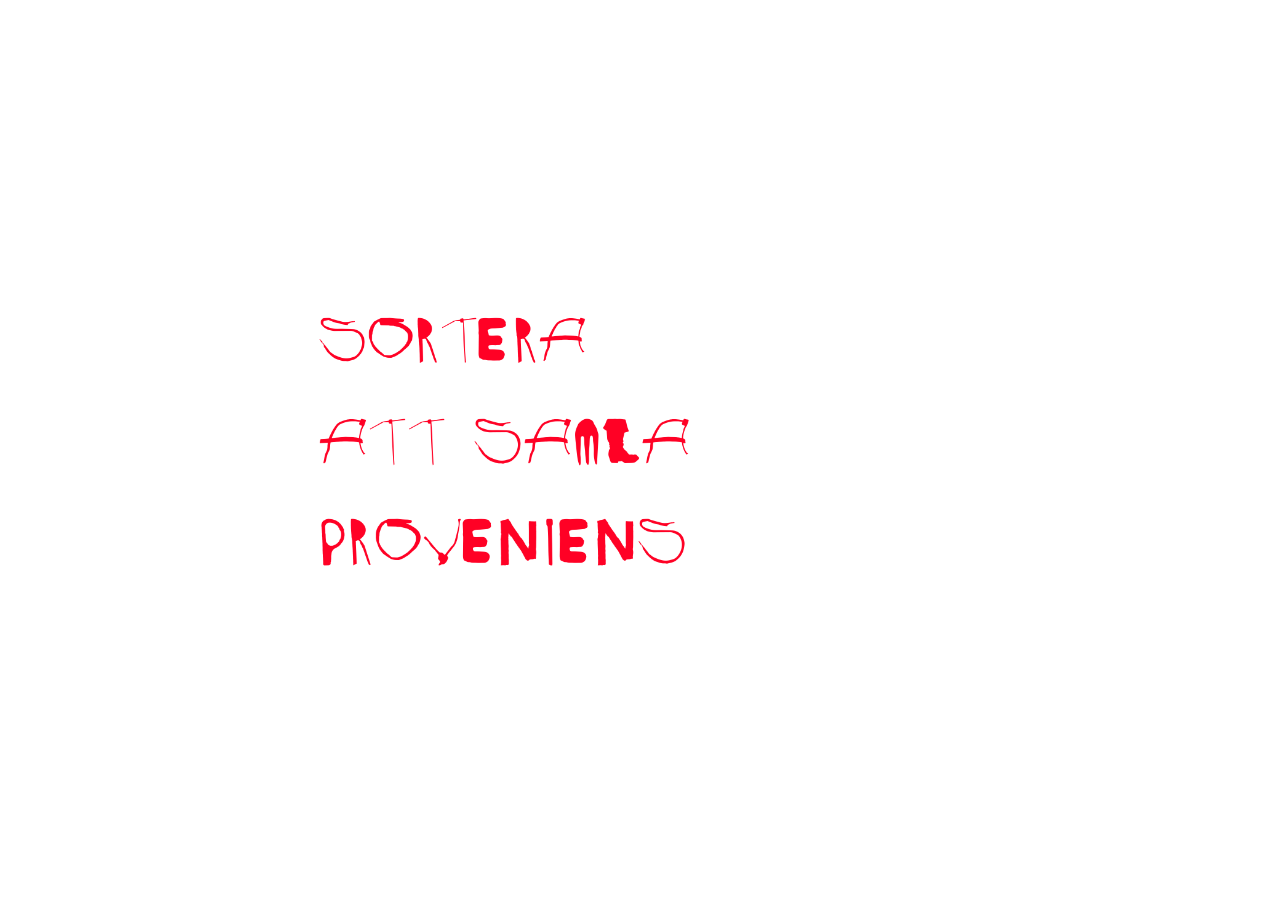
<file: index.html>
<!DOCTYPE html>
<html>

<head>
  <link rel="stylesheet" type="text/css" href="css/styles.css">
</head>

<body>

    <div class="you">
      <a href="Sortera.html"><img src="img/Sortera.png" style="max-width: 300px; margin-top: 300px; margin-left: 300px;"> </a>
      </div>  

      <div class="you">
        <a href="Text.html"><img src="img/AttSamla.png" style="max-width: 400px; margin-top: 400px; margin-left: 300px;"> </a>
        </div>  

        <div class="you">
          <a href="proviensindex.html"><img src="img/Proveniens.png" style="max-width: 400px; margin-top: 500px; margin-left: 300px;"> </a>
          </div>  


  </div>
  
</body>

</html>
</file>
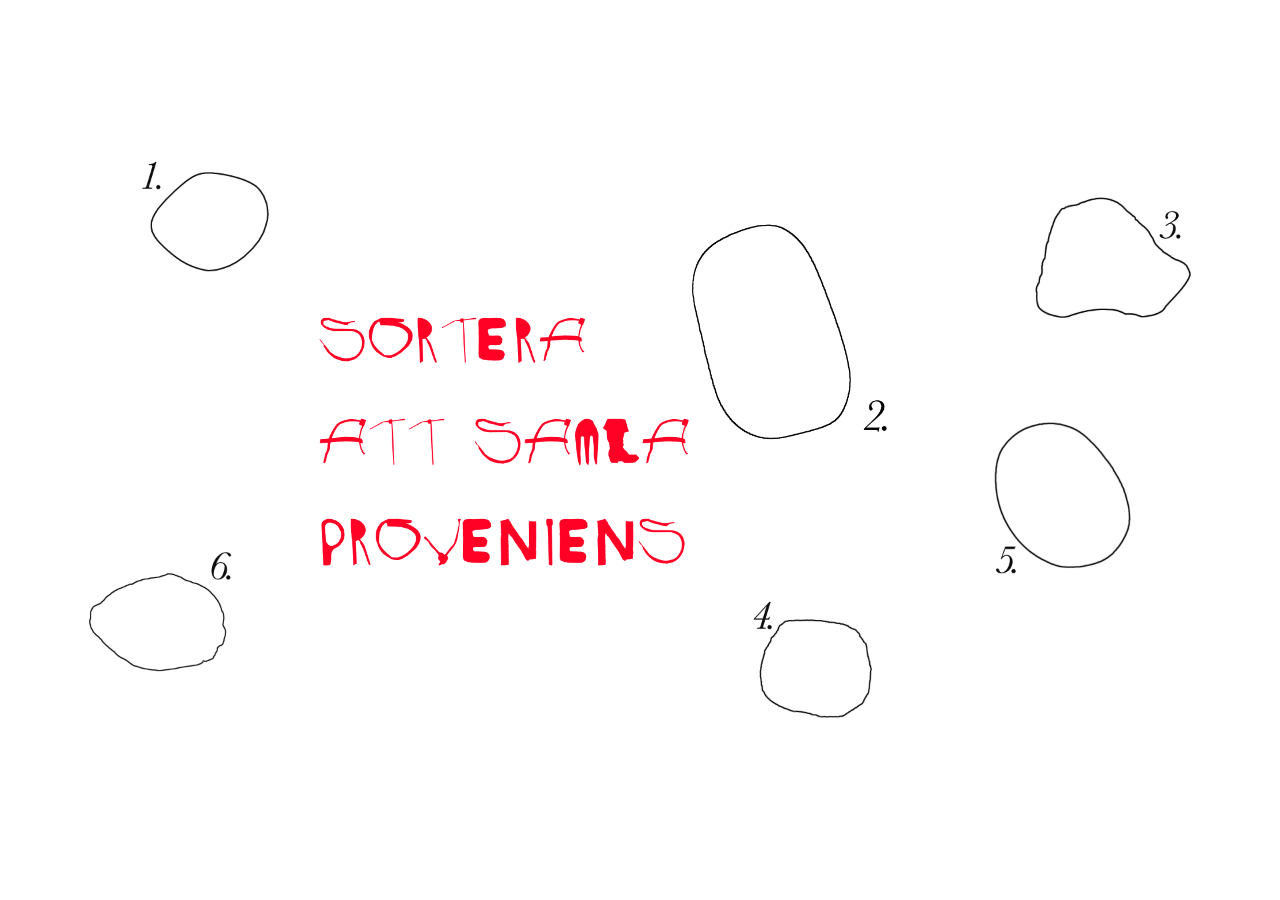
<file: proviensindex.html>
<!DOCTYPE html>
<html>

<head>
  <link rel="stylesheet" type="text/css" href="css/styles.css">
</head>

<body>

    <div class="you">
      <a href="Sortera.html"><img src="img/Sortera.png" style="max-width: 300px; margin-top: 300px; margin-left: 300px;"> </a>
      </div>  

      <div class="you">
        <a href="Text.html"><img src="img/AttSamla.png" style="max-width: 400px; margin-top: 400px; margin-left: 300px;"> </a>
        </div>  

        <div class="you">
          <a href="index.html"><img src="img/Proveniens.png" style="max-width: 400px; margin-top: 500px; margin-left: 300px;"> </a>
          </div>  

          <div class="you">
            <a href="Sten1.html"><img src="img/ProviensSten/1.png" style="max-width: 200px; margin-top: 100px; margin-left: 100px;"> </a>
            </div>  

            <div class="you">
                <a href="Sten2.html"><img src="img/ProviensSten/Stold2.png" style="max-width: 400px; margin-top: 100px; margin-left: 500px;"> </a>
                </div> 

                <div class="you">
                    <a href="Sten3.html"><img src="img/ProviensSten/3.png" style="max-width: 200px; margin-top: 150px; margin-left: 1000px;"> </a>
                    </div> 
                    <div class="you">
                        <a href="Sten3.html"><img src="img/ProviensSten/4.png" style="max-width: 200px; margin-top: 550px; margin-left: 700px;"> </a>
                        </div> 
                        <div class="you">
                            <a href="Sten3.html"><img src="img/ProviensSten/5.png" style="max-width: 200px; margin-top: 380px; margin-left: 950px;"> </a>
                            </div> 

                            <div class="you">
                                <a href="Sten6.html"><img src="img/ProviensSten/6.png" style="max-width: 200px; margin-top: 500px; margin-left: 50px;"> </a>
                                </div> 


  </div>
</body>

</html>
</file>
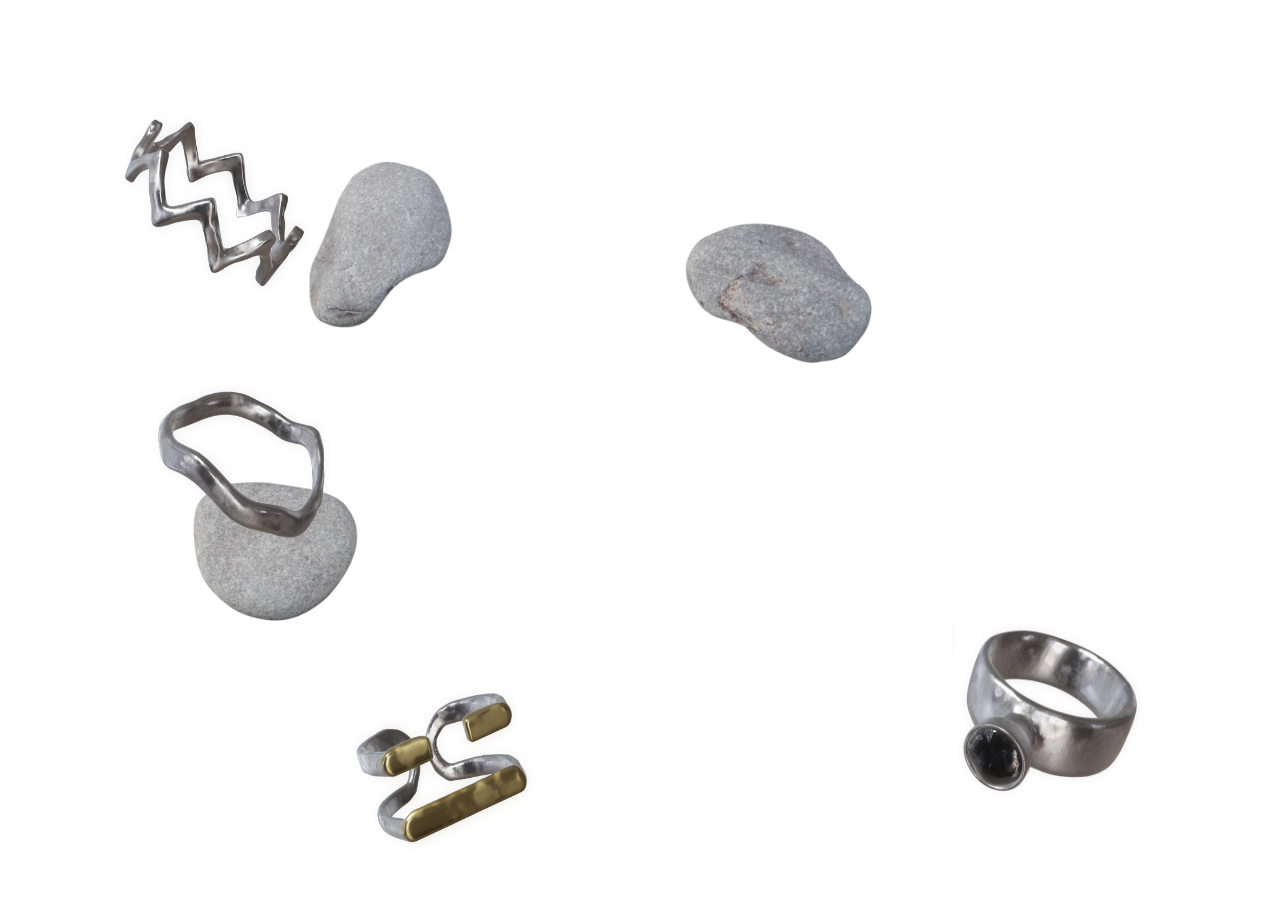
<file: Sortera.html>
<!DOCTYPE html>
<html>

<head>
  <link rel="stylesheet" type="text/css" href="css/styles.css">
</head>

<body>
  <div id="container">
    <div class="image-container">
      <img src="img/Sten1.png" alt="" width="400" height="400">
    </div>
    <div class="image-container">
      <img src="img/Sten2.png" alt="" width="400" height="400">
    </div>
    <div class="image-container">
      <img src="img/Sten3.png" alt="" width="400" height="400">
    </div>
    <div class="image-container">
      <img src="img/Ring1.png" alt="" width="200" height="200">
    </div>
    <div class="image-container">
      <img src="img/Ring2.png" alt="" width="200" height="200">
    </div>
    <div class="image-container">
      <img src="img/Ring3.png" alt="" width="200" height="200">
    </div>
    <div class="image-container">
      <img src="img/Ring4.png" alt="" width="200" height="200">
    </div>




  </div>
  <script src="javascript/script.js"></script>
</body>

</html>
</file>
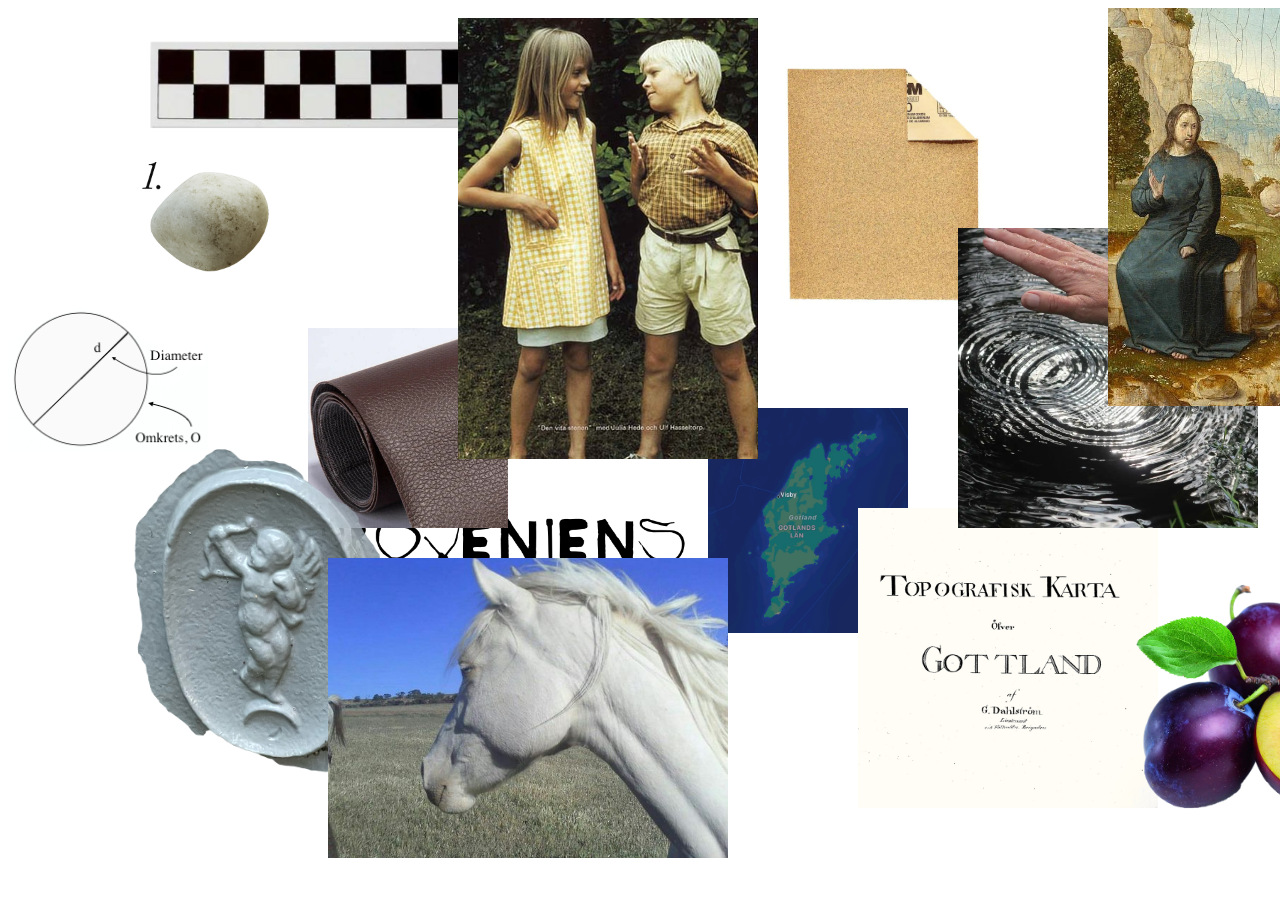
<file: Sten1.html>
<!DOCTYPE html>
<html>

<head>
  <link rel="stylesheet" type="text/css" href="css/Mouseover.css">
</head>

<body>
        <div class="you">
          <a href="index.html"><img src="img/Proviens2.png" style="max-width: 400px; margin-top: 500px; margin-left: 300px;"> </a>
          </div>  

          <div class="you">
            <a href="index.html"><img src="img/ProviensSten/Sten1b.png" style="max-width: 200px; margin-top: 100px; margin-left: 100px;"> </a>
            </div>  

    
            <div class="image-item"> <img src="img/ProviensSten/Linjal2.png" class="image" style="max-width: 400px; margin-top: 5px; margin-left: 130px;">
            </div>  
        <img src="img/ProviensSten/Gotland.jpg" class="image" style="max-width: 200px; margin-top: 400px; margin-left: 700px;">
        <img src="img/ProviensSten/Karta.jpg" class="image" style="max-width: 300px; margin-top: 500px; margin-left: 850px;">  
        <img src="img/ProviensSten/Sandpapper.jpg.webp" class="image" style="max-width: 250px; margin-top: 50px; margin-left: 750px;">  
        <img src="img/ProviensSten/Lader.png.webp" class="image" style="max-width: 200px; margin-top: 320px; margin-left: 300px;"> 
        <img src="img/ProviensSten/Cirkel2.png" class="image" style="max-width: 200px; margin-top: 300px; margin-left: 0px;"> 
        <img src="img/ProviensSten/Ring.jpg.webp" class="image" style="max-width: 300px; margin-top: 220px; margin-left: 950px;"> 
        <img src="img/ProviensSten/Vita.jpg" class="image" style="max-width: 300px; margin-top: 10px; margin-left: 450px;"> 
        <img src="img/ProviensSten/Angel.png" class="image" style="max-width: 300px; margin-top: 400px; margin-left: 100px;"> 
        <img src="img/ProviensSten/Tavla.JPG" class="image" style="max-width: 300px; margin-top: 0px; margin-left: 1100px;">
        <img src="img/ProviensSten/Hast.jpg" class="image" style="max-width: 400px; margin-top: 550px; margin-left: 320px;">
        <img src="img/ProviensSten/plommon2.png" class="image" style="max-width: 300px; margin-top: 550px; margin-left: 1100px;">
    </div>
  
 
</body>

</html>
</file>
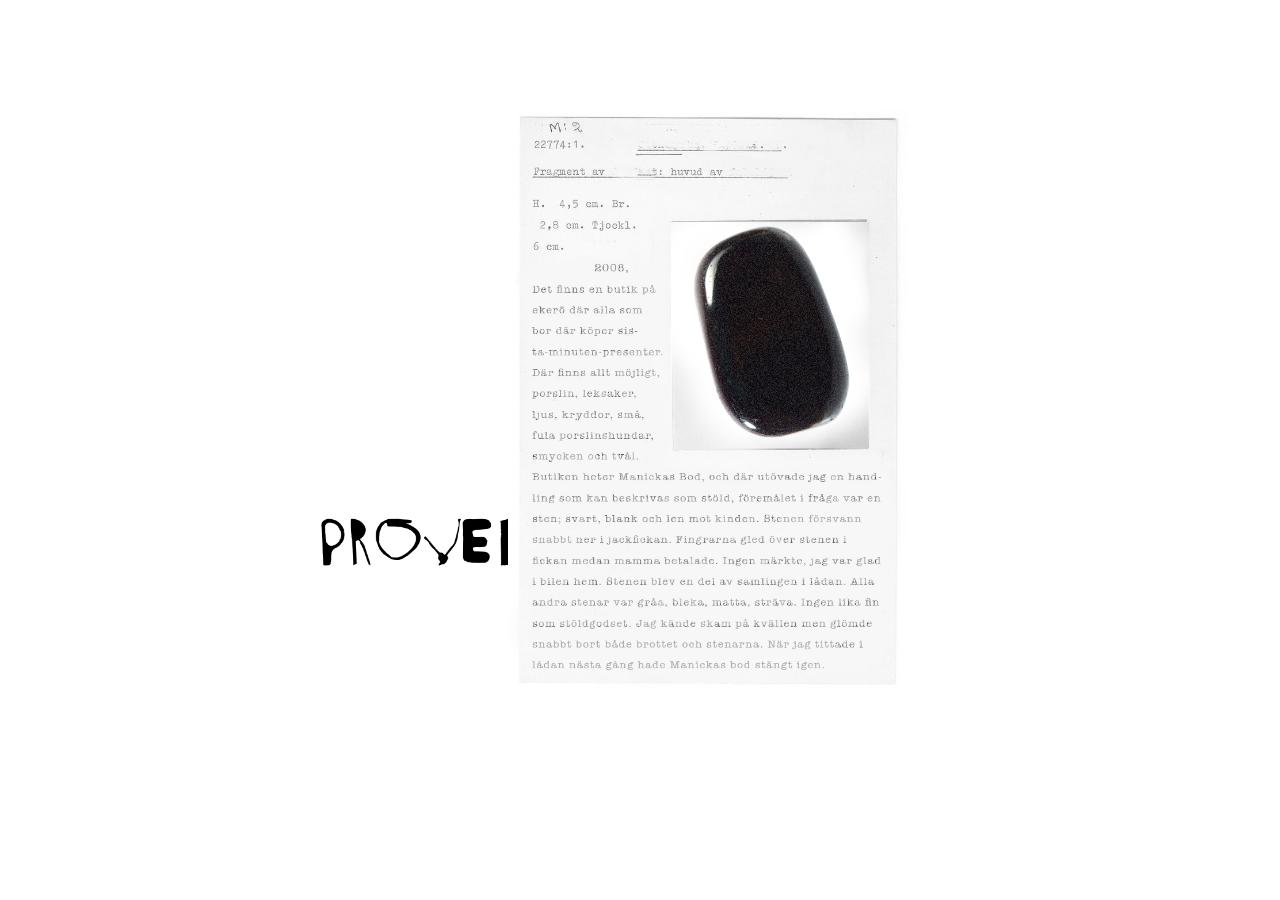
<file: Sten2.html>
<!DOCTYPE html>
<html>

<head>
  <link rel="stylesheet" type="text/css" href="css/styles.css">
</head>

<body>


        <div class="you">
          <a href="index.html"><img src="img/Proviens2.png" style="max-width: 400px; margin-top: 500px; margin-left: 300px;"> </a>
          </div>   

            <div class="you">
                <img src="img/ProviensSten/Stold.png" style="max-width: 400px; margin-top: 100px; margin-left: 500px;"> 
                </div> 
               


  </div>
</body>

</html>
</file>
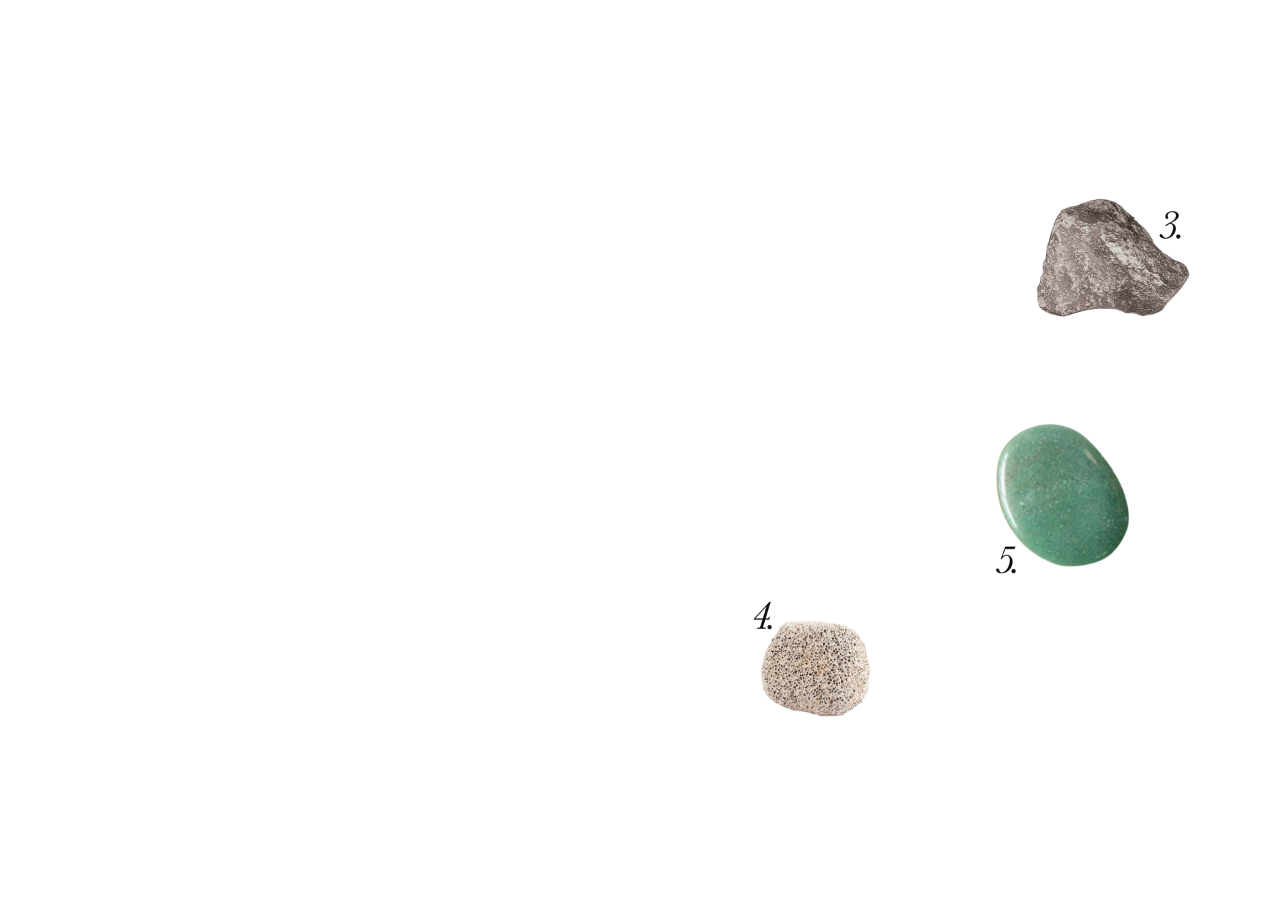
<file: Sten3.html>
<!DOCTYPE html>
<html>
<head>
    <link rel="stylesheet" type="text/css" href="css/styles.css">
</head>
<body>
    
    
    <div class="you">
        <img src="img/ProviensSten/Sten3b.png" onclick= "playAudio();" style="max-width: 200px; margin-top: 150px; margin-left: 1000px;"> 
        </div> 
        <script src="javascript/audio.js"></script>

        
            <img src="img/ProviensSten/Sten4b.png" onclick= "playAudio3();" style="max-width: 200px; margin-top: 550px; margin-left: 700px;"> 
            </div> 
            <script src="javascript/audio.js"></script>

            <img src="img/ProviensSten/Sten5b.png" onclick= "playAudio2();" style="max-width: 200px; margin-top: 380px; margin-left: 950px;"> 
            </div> 
            <script src="javascript/audio.js"></script>
</body>
</html>
</file>
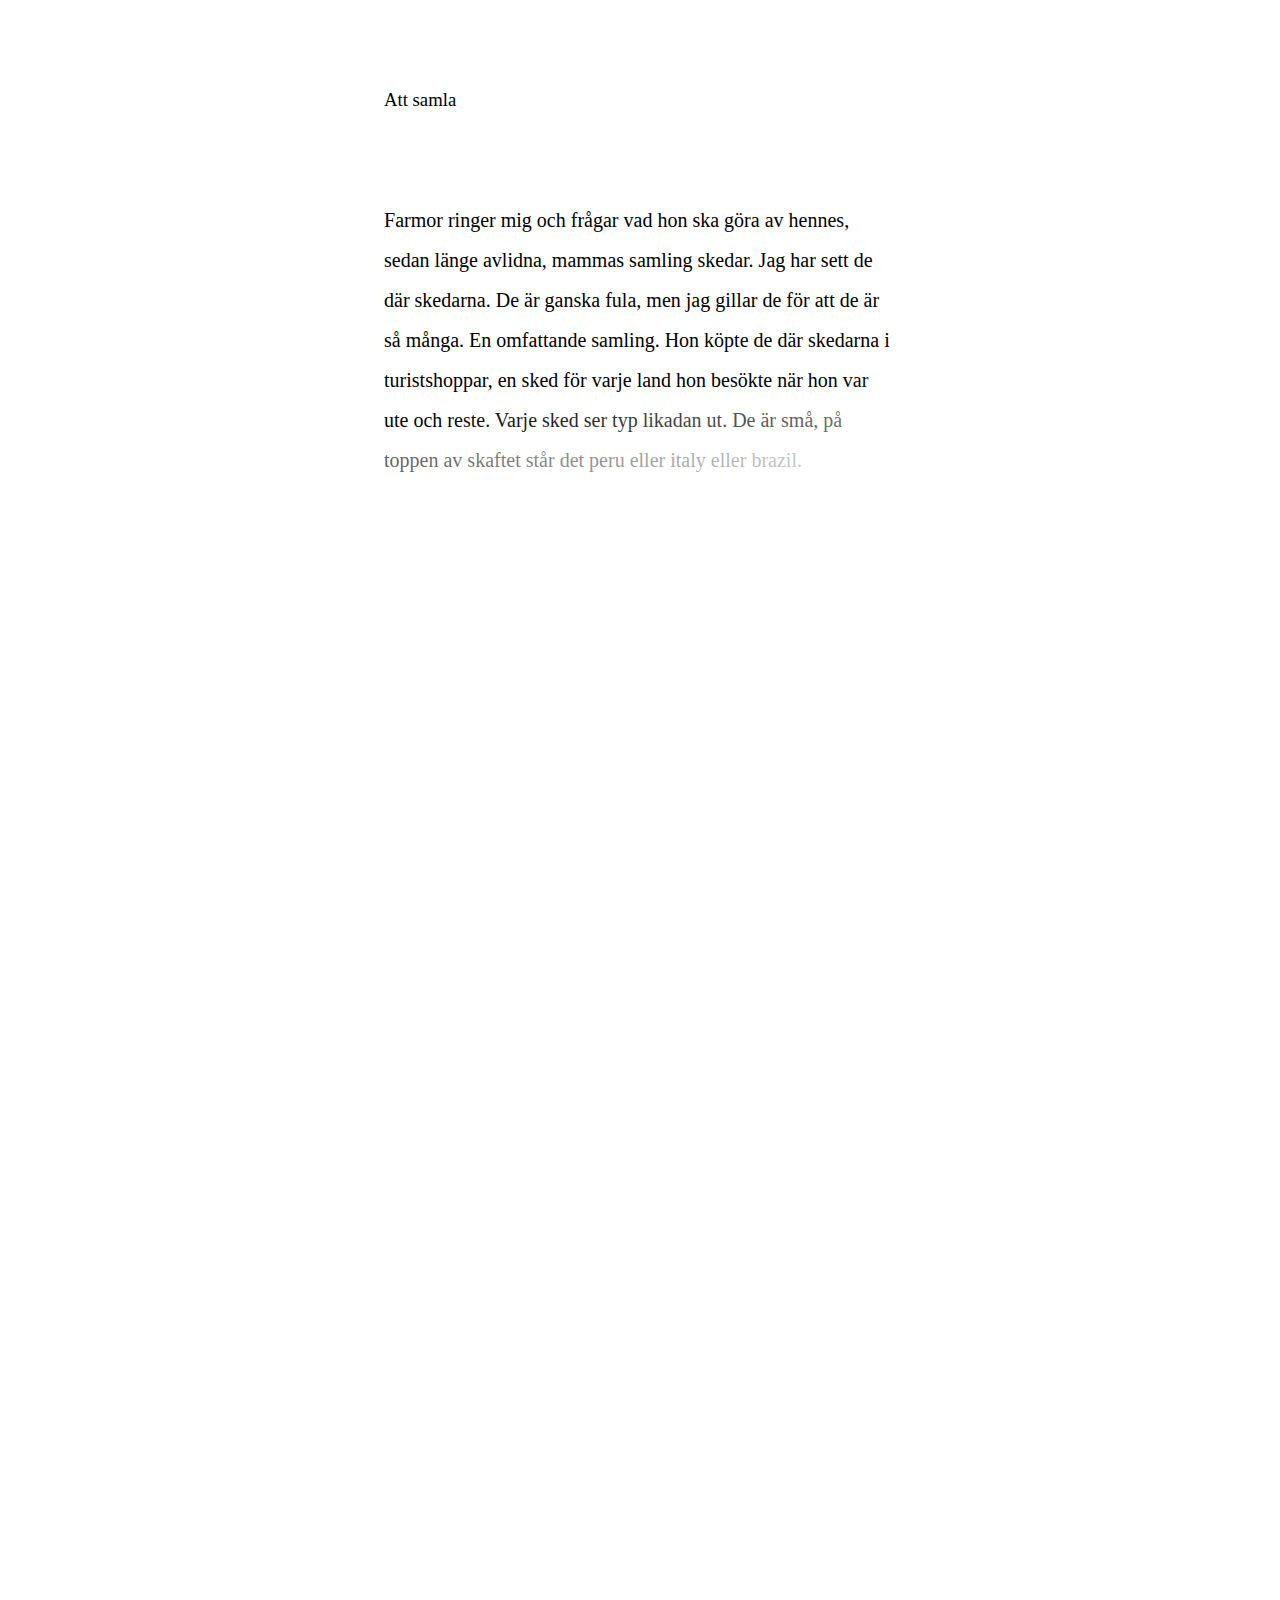
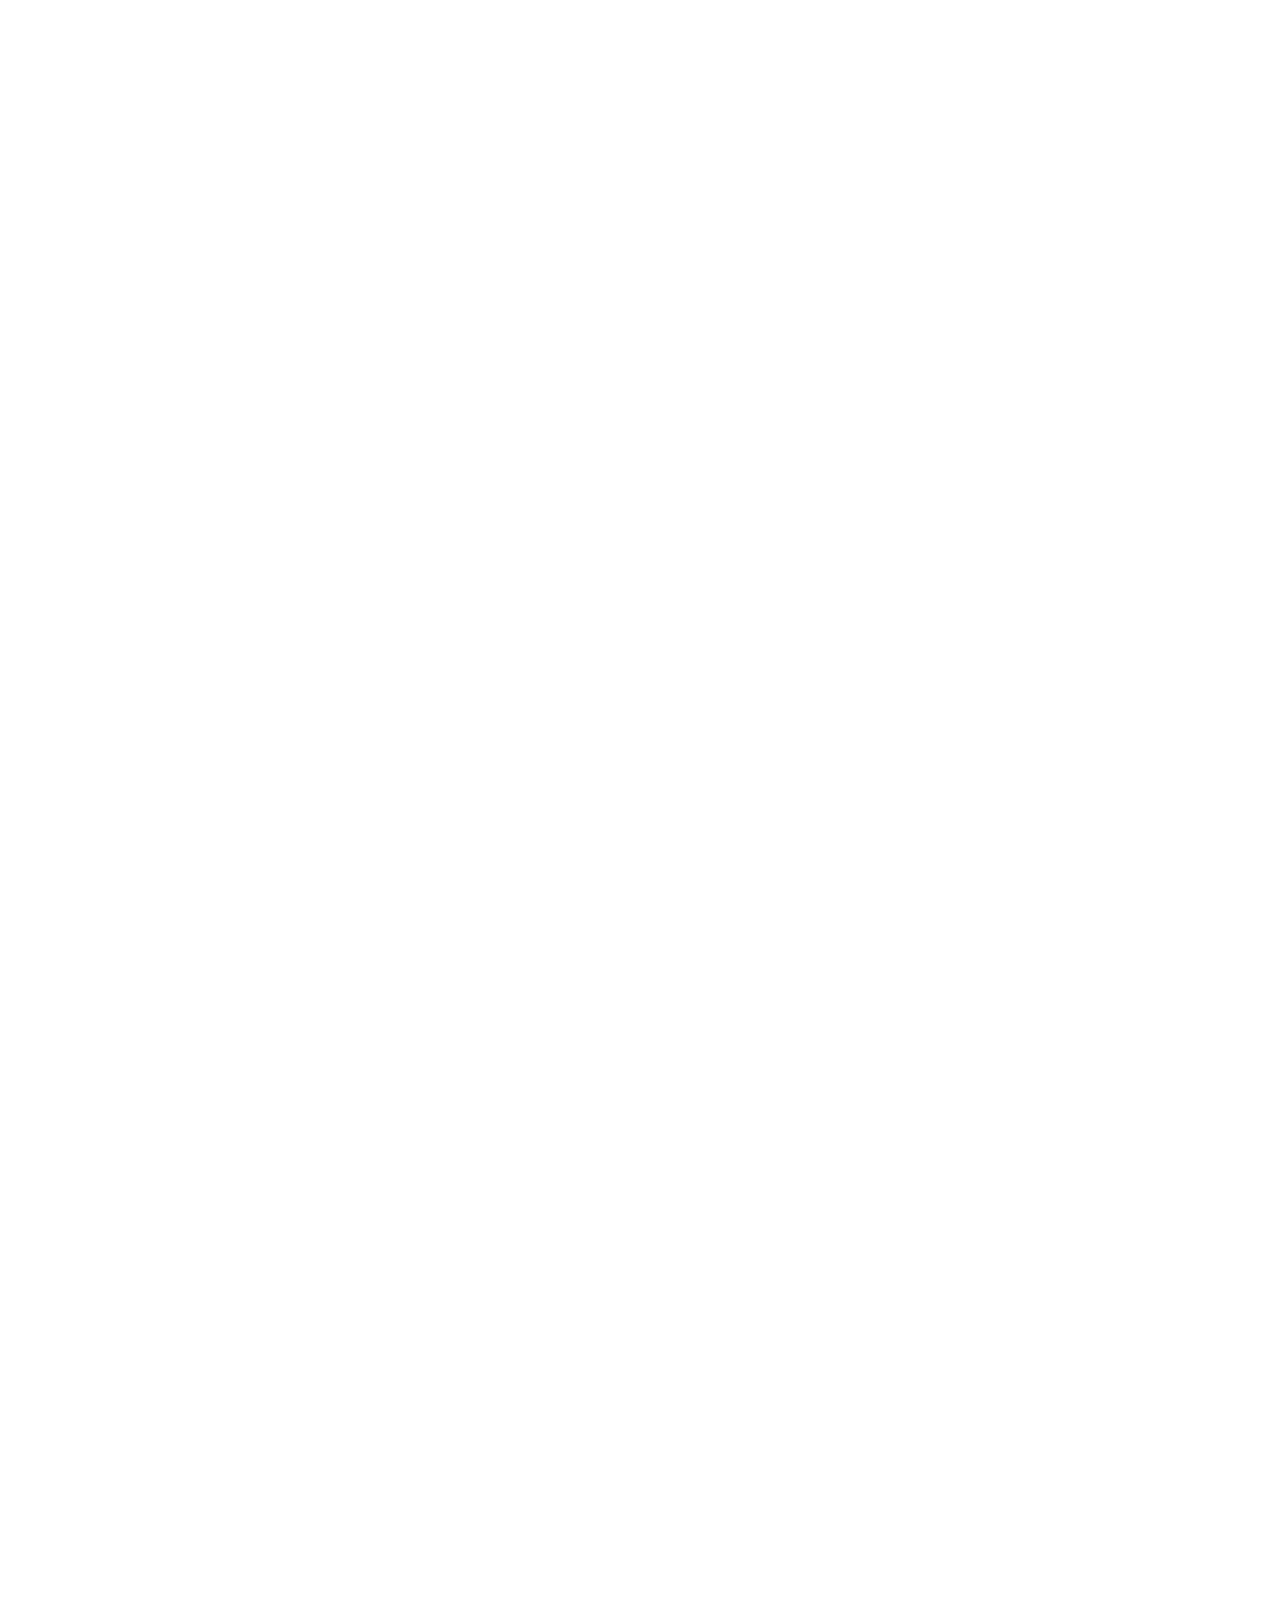
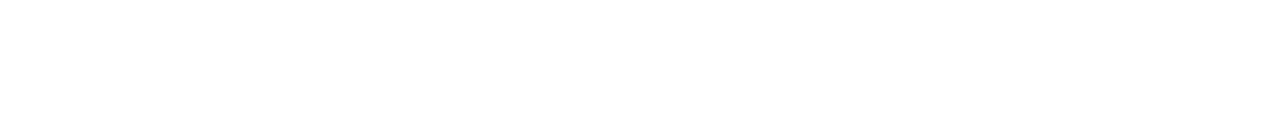
<file: Text.html>
<!DOCTYPE html>
<html lang="en">
<head>
    <meta charset="UTF-8">
    <meta name="viewport" content="width=device-width, initial-scale=1.0">
    <title>Document</title>
    <link rel="stylesheet" href="css/textattsamla.css">
</head>
<body>

    <header>
        <h3>Att samla</h3>
    </header>

    <p>Farmor ringer mig och frågar vad hon ska göra av hennes, sedan länge avlidna, mammas samling skedar. Jag har sett de där skedarna. De är ganska fula, men jag gillar de för att de är så många. En omfattande samling. Hon köpte de där skedarna i turistshoppar, en sked för varje land hon besökte när hon var ute och reste. Varje sked ser typ likadan ut. De är små, på toppen av skaftet står det peru eller italy eller brazil.  </p>
    <p>Det känns som ett naturligt beteende, att samla på objekt. Vi samlar på fina saker och lägger de där vi bor, samlar på kläder i garderober och musik i spellistor. Vi kurerar samlingarna, slänger ut en tröja som inte längre tjänar syfte. Men det finns också andra samlingar, med objekt som saknar syfte, användningsområde. De är more or less slumpmässiga. Saknar värde för någon förutom för oss själva. </p>
    <p>Tiff samlar på inköpslistor och lappar hon hittar på gatan. Kerstin samlade på knappar. De bara låg där i en låda, alla hundratals knappar. När jag var i Eskilstuna en gång per sommar tog vi fram de, lekte affär. Jag samlade på stenar när jag var liten. Jag har fortfarande lådan kvar, där finns platta stenar från klapperstränder på gotland och någon svart sten jag snodde från en kristallaffär. Frida samlar på mynt. Inga-Maja samlade på skedar och sen dog hon och nu är det plötsligt farmors samling. Men farmor har inte varit i peru eller brazil, så den samlingen är en mest en börda. </p>
    <p>Det sentimentala värdet håller oss kvar vid dessa godtyckliga objekt. I vilken annan hand som helst är de betydelselösa, men i ägarens är objektet viktigt och kanske också en symbol för någonting annat. Objekten i sig är oftast intetsägande, men i relation till varandra bygger de någonting annat. Samlingen blir ett eget objekt.</p>
    <p>På museum, konsthallar visar man upp samlingar. Samlingar som man kan gå och titta på, lyssna på. En samling artefakter som är fina, eller berättar en historia. Det är mer jobb än med mina stenar i lådan. Man kategoriserar, sorterar, samlar in dokument om verken, utreder härkomsten. Man måste styrka autencitetet och ägarskap. Proveniensforskning.</p>
    <p>Jag undrar vad vi får ut av att samla in föremål som vi låter ligga i en låda, och som ingen annan får ut någonting av än oss själva. Vi gör heller inget arbete med föremålen, vi bara låter de ligga där tills vi någon gång ibland fyller på samlingen. Kanske ögnar vi igenom objekten ibland, minns någonting. Är objekten vittnesmål till minnen som vi inte kan befästa? Kan vi i sådana fall kategorisera och katalogisera de? Behandla de som konstverk på moderna muséet och utreda deras härkomst? Spara de på ett alternativt sätt? </p>
    <p id="bottom" >Kanske slipper då farmor känna skuld över att slänga skedarna. </p>

    
    <script src="javascript/scroll.js"></script>
</body>
</html>
</file>
<file: css/styles.css>
#container {
    display: flex;
  }
  
  .image-container {
    cursor: grab;
    position: relative;
    transform: translate(0, 0); /* Default transform value */
  }
  
  .image-container:nth-child(1) {
    transform: translate(50px, 50px); /* Adjust as needed */
  }
  
  .image-container:nth-child(2) {
    transform: translate(100px, 100px); /* Adjust as needed */
  }
  
  .image-container:nth-child(3) {
    transform: translate(150px, 150px); /* Adjust as needed */
  }
  
  img {
    position: absolute;
  }
</file>
<file: css/Mouseover.css>
#container {
    display: flex;
  }
  
  .image-container {
    cursor: grab;
    position: relative;
    transform: translate(0, 0); /* Default transform value */
  }
  
  .image-container:nth-child(1) {
    transform: translate(50px, 50px); /* Adjust as needed */
  }
  
  .image-container:nth-child(2) {
    transform: translate(100px, 100px); /* Adjust as needed */
  }
  
  .image-container:nth-child(3) {
    transform: translate(150px, 150px); /* Adjust as needed */
  }
  
  img {
    position: absolute;
  }
  
  img:hover{
    transform:scale(2.5);
}
</file>
<file: css/textattsamla.css>
*{
    margin: 0;
    padding: 0;
    box-sizing: border-box;
    font-family: times;
    font-weight: 200;
}

header{
    position: relative;
    height: 200px;
    display: flex;
    align-items: center;
    padding: 0 30%;
}

p{
    margin-bottom: 4rem;
    font-size: clamp(10px, 5vw, 20px);
    padding: 0 30%;
    line-height: 40px;
}

span{
    opacity: 0;
}

#bottom {
    margin-bottom: 100vh;
}
</file>
